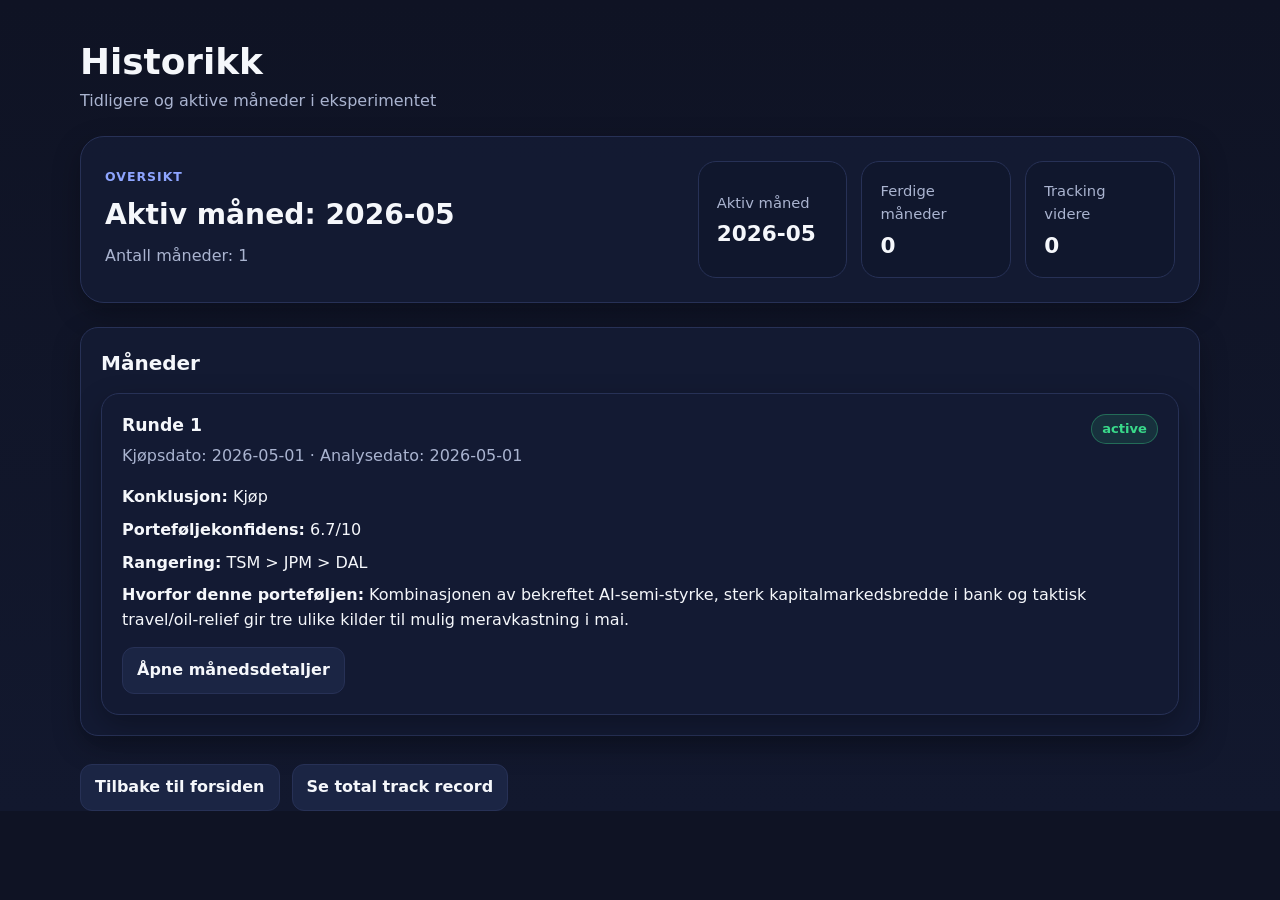
<file: history.html>
<!DOCTYPE html>
<html lang="no">
<head>
  <meta charset="UTF-8" />
  <meta name="viewport" content="width=device-width, initial-scale=1.0" />
  <title>Historikk</title>
  <link rel="stylesheet" href="assets/css/styles.css" />
</head>
<body>
  <header class="site-header">
    <div class="container">
      <h1>Historikk</h1>
      <p class="subtitle">Tidligere og aktive måneder i eksperimentet</p>
    </div>
  </header>

  <main class="container">
    <section class="hero-card compact-hero">
      <div>
        <p class="eyebrow">Oversikt</p>
        <h2 id="history-active-month">Laster...</h2>
        <p class="muted" id="history-month-count">Antall måneder: –</p>
      </div>

      <div class="hero-stats">
        <div class="stat-box">
          <span>Aktiv måned</span>
          <strong id="history-active-label">–</strong>
        </div>
        <div class="stat-box">
          <span>Ferdige måneder</span>
          <strong id="history-completed-count">–</strong>
        </div>
        <div class="stat-box">
          <span>Tracking videre</span>
          <strong id="history-held-count">–</strong>
        </div>
      </div>
    </section>

    <section class="panel">
      <div class="section-header">
        <h2>Måneder</h2>
      </div>
      <div id="history-list" class="history-list"></div>
    </section>

    <section class="links-section">
      <a class="nav-link" href="index.html">Tilbake til forsiden</a>
      <a class="nav-link" href="track-record.html">Se total track record</a>
    </section>
  </main>

  <script src="assets/js/history.js"></script>
</body>
</html>
</file>
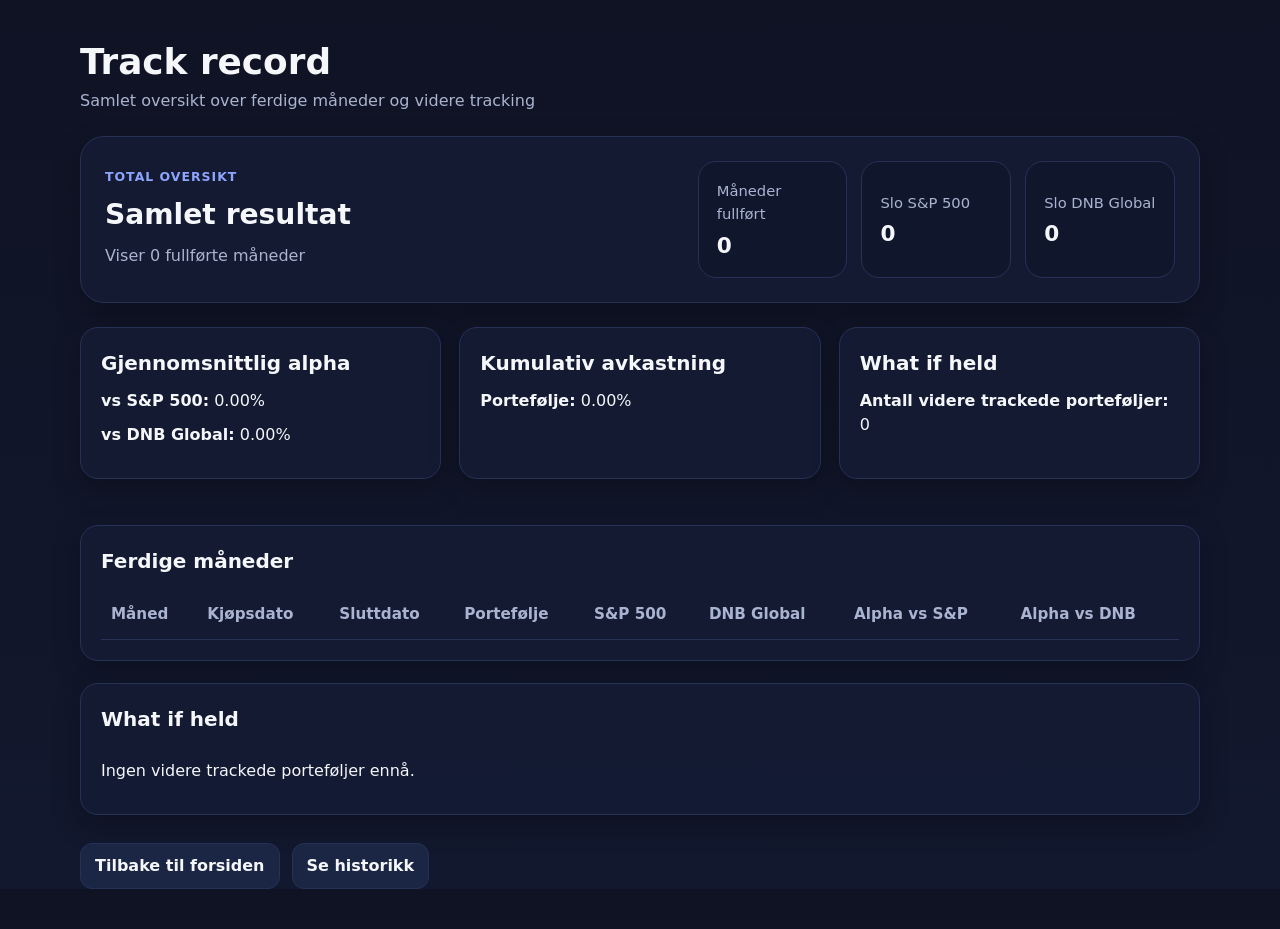
<file: track-record.html>
<!DOCTYPE html>
<html lang="no">
<head>
  <meta charset="UTF-8" />
  <meta name="viewport" content="width=device-width, initial-scale=1.0" />
  <title>Track Record</title>
  <link rel="stylesheet" href="assets/css/styles.css" />
</head>
<body>
  <header class="site-header">
    <div class="container">
      <h1>Track record</h1>
      <p class="subtitle">Samlet oversikt over ferdige måneder og videre tracking</p>
    </div>
  </header>

  <main class="container">
    <section class="hero-card compact-hero">
      <div>
        <p class="eyebrow">Total oversikt</p>
        <h2 id="track-record-title">Laster...</h2>
        <p class="muted" id="track-record-subtitle">–</p>
      </div>

      <div class="hero-stats">
        <div class="stat-box">
          <span>Måneder fullført</span>
          <strong id="months-completed">–</strong>
        </div>
        <div class="stat-box">
          <span>Slo S&amp;P 500</span>
          <strong id="beat-sp500-count">–</strong>
        </div>
        <div class="stat-box">
          <span>Slo DNB Global</span>
          <strong id="beat-dnb-count">–</strong>
        </div>
      </div>
    </section>

    <section class="stats-grid">
      <article class="panel">
        <h2>Gjennomsnittlig alpha</h2>
        <p><strong>vs S&amp;P 500:</strong> <span id="avg-alpha-sp500">–</span></p>
        <p><strong>vs DNB Global:</strong> <span id="avg-alpha-dnb">–</span></p>
      </article>

      <article class="panel">
        <h2>Kumulativ avkastning</h2>
        <p><strong>Portefølje:</strong> <span id="cumulative-return">–</span></p>
      </article>

      <article class="panel">
        <h2>What if held</h2>
        <p><strong>Antall videre trackede porteføljer:</strong> <span id="held-portfolio-count">–</span></p>
      </article>
    </section>

    <section class="panel">
      <div class="section-header">
        <h2>Ferdige måneder</h2>
      </div>
      <div class="table-wrap">
        <table class="data-table">
          <thead>
            <tr>
              <th>Måned</th>
              <th>Kjøpsdato</th>
              <th>Sluttdato</th>
              <th>Portefølje</th>
              <th>S&amp;P 500</th>
              <th>DNB Global</th>
              <th>Alpha vs S&amp;P</th>
              <th>Alpha vs DNB</th>
            </tr>
          </thead>
          <tbody id="track-record-table-body"></tbody>
        </table>
      </div>
    </section>

    <section class="panel">
      <div class="section-header">
        <h2>What if held</h2>
      </div>
      <div id="held-list" class="history-list"></div>
    </section>

    <section class="links-section">
      <a class="nav-link" href="index.html">Tilbake til forsiden</a>
      <a class="nav-link" href="history.html">Se historikk</a>
    </section>
  </main>

  <script src="assets/js/track-record.js"></script>
</body>
</html>
</file>
<file: assets/css/styles.css>
:root {
  --bg: #0f1324;
  --panel: #141b34;
  --panel-2: #10172d;
  --border: #273156;
  --text: #f5f7fb;
  --muted: #aab4d0;
  --positive: #39d98a;
  --negative: #ff6b6b;
  --neutral: #d6def5;
  --link: #8ab4ff;
  --shadow: 0 10px 28px rgba(0, 0, 0, 0.28);
  --radius: 18px;
}

* {
  box-sizing: border-box;
}

html {
  background: var(--bg);
}

body {
  margin: 0;
  font-family: Inter, ui-sans-serif, system-ui, -apple-system, BlinkMacSystemFont, "Segoe UI", sans-serif;
  background: linear-gradient(180deg, #0f1324 0%, #12182e 100%);
  color: var(--text);
  line-height: 1.55;
}

a {
  color: var(--link);
  text-decoration: none;
}

a:hover {
  text-decoration: underline;
}

.container {
  width: min(1120px, calc(100% - 32px));
  margin: 0 auto;
}

.site-header {
  padding: 42px 0 22px;
}

.site-header h1 {
  margin: 0 0 8px;
  font-size: clamp(1.9rem, 2.8vw, 3rem);
  line-height: 1.1;
}

.subtitle {
  margin: 0;
  color: var(--muted);
  font-size: 1rem;
}

.hero-card {
  display: grid;
  grid-template-columns: 1.2fr 1fr;
  gap: 20px;
  background: rgba(20, 27, 52, 0.92);
  border: 1px solid var(--border);
  border-radius: 24px;
  padding: 24px;
  box-shadow: var(--shadow);
  margin-bottom: 28px;
}

.compact-hero {
  margin-bottom: 24px;
}

.eyebrow {
  margin: 0 0 8px;
  color: #8ea5ff;
  text-transform: uppercase;
  letter-spacing: 0.08em;
  font-size: 0.78rem;
  font-weight: 700;
}

.hero-card h2 {
  margin: 0 0 8px;
  font-size: clamp(1.5rem, 2.2vw, 2.2rem);
}

.hero-card p {
  margin: 6px 0;
}

.hero-stats {
  display: grid;
  grid-template-columns: repeat(3, 1fr);
  gap: 14px;
  align-self: stretch;
}

.stat-box {
  background: var(--panel-2);
  border: 1px solid var(--border);
  border-radius: 18px;
  padding: 18px;
  display: flex;
  flex-direction: column;
  justify-content: center;
  min-height: 110px;
}

.stat-box span {
  color: var(--muted);
  font-size: 0.92rem;
  margin-bottom: 8px;
}

.stat-box strong {
  font-size: 1.35rem;
  line-height: 1.15;
}

.stats-grid {
  display: grid;
  grid-template-columns: repeat(3, minmax(0, 1fr));
  gap: 18px;
  margin-bottom: 24px;
}

.section-header {
  margin: 0 0 14px;
}

.section-header h2,
.panel h2 {
  margin: 0;
  font-size: 1.25rem;
}

.panel {
  background: rgba(20, 27, 52, 0.92);
  border: 1px solid var(--border);
  border-radius: var(--radius);
  padding: 20px;
  box-shadow: var(--shadow);
  margin-bottom: 22px;
}

.panel p {
  margin: 10px 0;
}

.positions-grid {
  display: grid;
  grid-template-columns: repeat(3, minmax(0, 1fr));
  gap: 18px;
  margin-bottom: 24px;
}

.position-card,
.history-card {
  background: rgba(20, 27, 52, 0.92);
  border: 1px solid var(--border);
  border-radius: var(--radius);
  padding: 20px;
  box-shadow: var(--shadow);
}

.position-card h3,
.history-card h3 {
  margin: 0 0 8px;
  font-size: 1.08rem;
  line-height: 1.3;
}

.position-card p,
.history-card p {
  margin: 8px 0;
}

.position-meta {
  color: var(--muted);
  font-size: 0.92rem;
}

.metric {
  margin-top: 10px;
}

.benchmark-section {
  margin-bottom: 22px;
}

.benchmark-grid {
  display: grid;
  grid-template-columns: repeat(2, minmax(0, 1fr));
  gap: 18px;
}

.chart-panel {
  margin-bottom: 24px;
}

.chart-wrap {
  background: rgba(20, 27, 52, 0.92);
  border: 1px solid var(--border);
  border-radius: var(--radius);
  padding: 16px;
  box-shadow: var(--shadow);
}

.chart-wrap canvas {
  width: 100%;
  max-height: 420px;
}

.chart-note {
  margin-top: 10px;
}

.update-section {
  margin-bottom: 24px;
}

.links-section {
  display: flex;
  flex-wrap: wrap;
  gap: 12px;
  margin: 28px 0 40px;
}

.nav-link {
  display: inline-flex;
  align-items: center;
  justify-content: center;
  min-height: 42px;
  padding: 10px 14px;
  border-radius: 12px;
  background: #1b2544;
  border: 1px solid var(--border);
  color: var(--text);
  text-decoration: none;
  font-weight: 600;
}

.nav-link:hover {
  text-decoration: none;
  background: #223057;
}

.history-list {
  display: grid;
  gap: 16px;
}

.history-card-top {
  display: flex;
  justify-content: space-between;
  gap: 16px;
  align-items: flex-start;
}

.history-links {
  margin-top: 14px;
}

.badge {
  display: inline-flex;
  align-items: center;
  justify-content: center;
  min-height: 28px;
  padding: 4px 10px;
  border-radius: 999px;
  border: 1px solid var(--border);
  background: #1b2544;
  color: var(--text);
  font-size: 0.82rem;
  font-weight: 700;
  text-transform: lowercase;
}

.badge-active {
  background: rgba(57, 217, 138, 0.12);
  color: var(--positive);
  border-color: rgba(57, 217, 138, 0.35);
}

.badge-completed {
  background: rgba(138, 180, 255, 0.12);
  color: #a9c7ff;
  border-color: rgba(138, 180, 255, 0.35);
}

.badge-tracking {
  background: rgba(255, 200, 87, 0.12);
  color: #ffd166;
  border-color: rgba(255, 209, 102, 0.35);
}

.table-wrap {
  width: 100%;
  overflow-x: auto;
}

.data-table {
  width: 100%;
  border-collapse: collapse;
  min-width: 760px;
}

.data-table th,
.data-table td {
  padding: 12px 10px;
  text-align: left;
  border-bottom: 1px solid var(--border);
  font-size: 0.95rem;
}

.data-table th {
  color: var(--muted);
  font-weight: 700;
}

.sub-block {
  margin-top: 14px;
  padding-top: 14px;
  border-top: 1px solid var(--border);
}

.muted {
  color: var(--muted);
}

.positive {
  color: var(--positive);
}

.negative {
  color: var(--negative);
}

.neutral {
  color: var(--neutral);
}

@media (max-width: 960px) {
  .hero-card {
    grid-template-columns: 1fr;
  }

  .hero-stats {
    grid-template-columns: 1fr;
  }

  .stats-grid {
    grid-template-columns: 1fr;
  }

  .positions-grid {
    grid-template-columns: 1fr;
  }

  .benchmark-grid {
    grid-template-columns: 1fr;
  }

  .history-card-top {
    flex-direction: column;
    align-items: flex-start;
  }
}

@media (max-width: 640px) {
  .container {
    width: min(100% - 20px, 1120px);
  }

  .site-header {
    padding-top: 28px;
  }

  .hero-card,
  .panel,
  .position-card,
  .history-card {
    padding: 16px;
  }

  .links-section {
    flex-direction: column;
  }

  .nav-link {
    width: 100%;
  }
}
</file>
